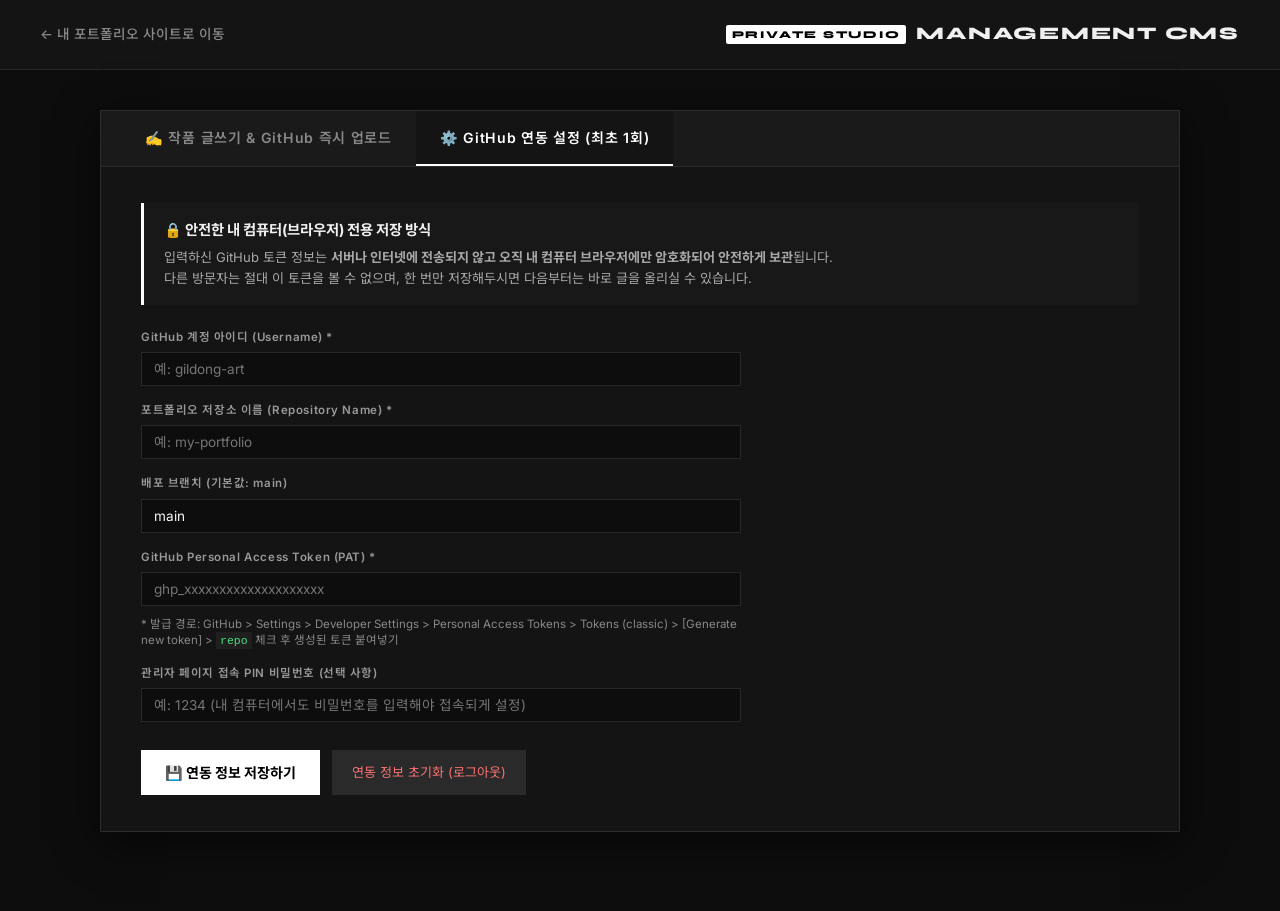
<file: admin.html>
<!DOCTYPE html>
<html lang="ko">
<head>
  <meta charset="UTF-8">
  <meta name="viewport" content="width=device-width, initial-scale=1.0">
  <title>STUDIO CMS | 관리자 글쓰기 스튜디오</title>
  
  <!-- 검색 엔진에 관리자 페이지가 색인되지 않도록 noindex 설정 -->
  <meta name="robots" content="noindex, nofollow">

  <!-- 웹폰트 -->
  <link rel="preconnect" href="https://fonts.googleapis.com">
  <link rel="preconnect" href="https://fonts.gstatic.com" crossorigin>
  <link href="https://fonts.googleapis.com/css2?family=Inter:wght@300;400;500;600;700&family=Syne:wght@600;700;800&family=Noto+Sans+KR:wght@300;400;500;700&display=swap" rel="stylesheet">
  
  <link rel="stylesheet" href="style.css">
  <style>
    /* admin.html 전용 독립 레이아웃 스타일 */
    body.admin-page-body {
      background-color: #0d0d0d;
      color: #f0f0f0;
      min-height: 100vh;
      display: flex;
      flex-direction: column;
    }

    .admin-standalone-header {
      height: 70px;
      padding: 0 40px;
      background: #141414;
      border-bottom: 1px solid rgba(255, 255, 255, 0.08);
      display: flex;
      justify-content: space-between;
      align-items: center;
    }

    .back-to-site-link {
      font-size: 0.85rem;
      font-weight: 500;
      color: #888888;
      display: flex;
      align-items: center;
      gap: 6px;
      transition: color 0.2s;
    }
    .back-to-site-link:hover {
      color: #ffffff;
    }

    .admin-header-title {
      font-family: var(--font-display);
      font-size: 1.1rem;
      font-weight: 800;
      letter-spacing: 0.1em;
      display: flex;
      align-items: center;
      gap: 10px;
    }

    .admin-header-title span.badge {
      background: #ffffff;
      color: #000000;
      font-size: 0.65rem;
      padding: 2px 6px;
      border-radius: 2px;
      font-weight: 800;
    }

    .admin-standalone-container {
      max-width: 1080px;
      width: 95%;
      margin: 40px auto 80px;
      background: #141414;
      border: 1px solid rgba(255, 255, 255, 0.1);
      box-shadow: 0 10px 40px rgba(0, 0, 0, 0.6);
      overflow: hidden;
    }

    .admin-nav-tabs {
      display: flex;
      background: #1a1a1a;
      border-bottom: 1px solid rgba(255, 255, 255, 0.08);
      padding: 0 20px;
    }

    .tab-btn {
      padding: 16px 24px;
      font-size: 0.88rem;
      font-weight: 600;
      letter-spacing: 0.05em;
      color: #888888;
      border-bottom: 2px solid transparent;
      transition: all 0.2s;
      cursor: pointer;
    }

    .tab-btn:hover {
      color: #ffffff;
    }

    .tab-btn.active {
      color: #ffffff;
      border-bottom-color: #ffffff;
      background: #141414;
    }

    .admin-panel-content {
      padding: 36px 40px;
    }

    @media (max-width: 768px) {
      .admin-standalone-header {
        padding: 0 20px;
      }
      .admin-standalone-container {
        margin: 20px auto 40px;
      }
      .admin-panel-content {
        padding: 20px;
      }
    }
  </style>
</head>
<body class="admin-page-body">

  <!-- 상단 네비게이션 헤더 -->
  <header class="admin-standalone-header">
    <a href="index.html" class="back-to-site-link">
      ← 내 포트폴리오 사이트로 이동
    </a>

    <div class="admin-header-title">
      <span class="badge">PRIVATE STUDIO</span>
      <span>MANAGEMENT CMS</span>
    </div>
  </header>

  <!-- 메인 작업 컨테이너 -->
  <main class="admin-standalone-container">
    
    <!-- 탭 네비게이션 -->
    <div class="admin-nav-tabs">
      <button class="tab-btn active" id="admin-tab-write">✍️ 작품 글쓰기 & GitHub 즉시 업로드</button>
      <button class="tab-btn" id="admin-tab-settings">⚙️ GitHub 연동 설정 (최초 1회)</button>
    </div>

    <!-- 탭 본문 영역 -->
    <div class="admin-panel-content">
      
      <!-- 패널 1: 작품 글쓰기 & 업로드 -->
      <section class="admin-panel" id="admin-panel-write">
        <form id="admin-publish-form" class="cms-form">
          <div class="cms-form-grid">
            
            <!-- 왼쪽: 텍스트 정보 입력 -->
            <div class="cms-col">
              <div class="form-group">
                <label for="cms-title">작품 제목 (Title) *</label>
                <input type="text" id="cms-title" placeholder="예: NEON SHADOWS EP.01" required>
              </div>

              <div class="form-row">
                <div class="form-group">
                  <label for="cms-category">카테고리 *</label>
                  <select id="cms-category">
                    <option value="webtoon">WEBTOON</option>
                    <option value="illustration">ILLUSTRATION</option>
                    <option value="works">WORKS</option>
                    <option value="oc">OC</option>
                  </select>
                </div>
                <div class="form-group">
                  <label for="cms-year">연도</label>
                  <input type="text" id="cms-year" value="2025">
                </div>
              </div>

              <div class="form-row">
                <div class="form-group">
                  <label for="cms-role">나의 역할 / 기여도</label>
                  <input type="text" id="cms-role" placeholder="예: Story, Drawing, Color 100%">
                </div>
                <div class="form-group">
                  <label for="cms-tools">사용 툴</label>
                  <input type="text" id="cms-tools" placeholder="예: Clip Studio Paint, Photoshop">
                </div>
              </div>

              <div class="form-group">
                <label for="cms-client">클라이언트 / 성격</label>
                <input type="text" id="cms-client" placeholder="예: 오리지널 기획 연재작">
              </div>

              <div class="form-group">
                <label for="cms-synopsis">기획 의도 및 시놉시스</label>
                <textarea id="cms-synopsis" rows="4" placeholder="작품의 스토리, 배경, 연출 의도를 자유롭게 작성하세요."></textarea>
              </div>

              <div class="form-group">
                <label class="checkbox-label">
                  <input type="checkbox" id="cms-wide"> 메인 갤러리 와이드(2칸) 강조 카드로 등록
                </label>
              </div>
              
              <input type="hidden" id="cms-id">
            </div>

            <!-- 오른쪽: 사진 파일 첨부 및 미리보기 -->
            <div class="cms-col">
              <div class="file-upload-block">
                <label class="upload-label">
                  <span>📷 대표 썸네일 이미지 선택 *</span>
                  <small>내 컴퓨터에서 사진을 선택하세요 (jpg, png, webp)</small>
                </label>
                <input type="file" id="cms-thumbnail-input" accept="image/*" class="file-input" required>
                <div class="preview-box" id="cms-thumb-preview">
                  <span class="preview-placeholder">선택된 썸네일 없음</span>
                </div>
              </div>

              <div class="file-upload-block" style="margin-top: 24px;">
                <label class="upload-label">
                  <span>🖼️ 상세 뷰 세로 스크롤 이미지들 (다중 선택 가능)</span>
                  <small>작품 클릭 시 보여줄 고화질 컷들을 여러 장 선택하세요</small>
                </label>
                <input type="file" id="cms-gallery-input" accept="image/*" multiple class="file-input">
                <div class="preview-box gallery-preview-box" id="cms-gallery-preview">
                  <span class="preview-placeholder">선택된 상세 이미지 없음</span>
                </div>
              </div>
            </div>

          </div>

          <!-- 진행 상태 표시 -->
          <div class="cms-status hidden" id="cms-status-wrap">
            <p class="status-msg" id="cms-status-text">업로드 준비 중...</p>
          </div>

          <!-- 발행 버튼 -->
          <div class="cms-actions">
            <button type="submit" class="publish-btn">
              🚀 GitHub에 즉시 업로드 & 포트폴리오 발행하기
            </button>
          </div>
        </form>
      </section>

      <!-- 패널 2: GitHub 연동 설정 -->
      <section class="admin-panel hidden" id="admin-panel-settings">
        <div class="settings-guide">
          <h3>🔒 안전한 내 컴퓨터(브라우저) 전용 저장 방식</h3>
          <p>
            입력하신 GitHub 토큰 정보는 <strong>서버나 인터넷에 전송되지 않고 오직 내 컴퓨터 브라우저에만 암호화되어 안전하게 보관</strong>됩니다.<br>
            다른 방문자는 절대 이 토큰을 볼 수 없으며, 한 번만 저장해두시면 다음부터는 바로 글을 올리실 수 있습니다.
          </p>
        </div>

        <form id="admin-auth-form" class="auth-form">
          <div class="form-group">
            <label for="auth-owner">GitHub 계정 아이디 (Username) *</label>
            <input type="text" id="auth-owner" placeholder="예: gildong-art" required>
          </div>

          <div class="form-group">
            <label for="auth-repo">포트폴리오 저장소 이름 (Repository Name) *</label>
            <input type="text" id="auth-repo" placeholder="예: my-portfolio" required>
          </div>

          <div class="form-group">
            <label for="auth-branch">배포 브랜치 (기본값: main)</label>
            <input type="text" id="auth-branch" value="main">
          </div>

          <div class="form-group">
            <label for="auth-token">GitHub Personal Access Token (PAT) *</label>
            <input type="password" id="auth-token" placeholder="ghp_xxxxxxxxxxxxxxxxxxxx" required>
            <small class="token-guide">
              * 발급 경로: GitHub &gt; Settings &gt; Developer Settings &gt; Personal Access Tokens &gt; Tokens (classic) &gt; [Generate new token] &gt; <code>repo</code> 체크 후 생성된 토큰 붙여넣기
            </small>
          </div>

          <div class="form-group">
            <label for="auth-pin">관리자 페이지 접속 PIN 비밀번호 (선택 사항)</label>
            <input type="password" id="auth-pin" placeholder="예: 1234 (내 컴퓨터에서도 비밀번호를 입력해야 접속되게 설정)">
          </div>

          <div class="settings-actions">
            <button type="submit" class="save-settings-btn">💾 연동 정보 저장하기</button>
            <button type="button" class="logout-btn" id="admin-logout-btn">연동 정보 초기화 (로그아웃)</button>
          </div>
        </form>
      </section>

    </div>

  </main>

  <script src="admin.js"></script>
</body>
</html>
</file>
<file: style.css>
/* ==========================================================================
   STUDIO MIEL | Alberto Mielgo Style Minimalist Dark Portfolio
   Designed for GitHub Pages Deployment
   ========================================================================== */

/* 1. 디자인 시스템 토큰 & 리셋
   ========================================================================== */
:root {
  /* 다크/모노톤 컬러 팔레트 */
  --bg-main: #0a0a0a;
  --bg-surface: #121212;
  --bg-card: #161616;
  --bg-overlay: rgba(10, 10, 10, 0.88);
  
  --text-primary: #f5f5f5;
  --text-secondary: #999999;
  --text-muted: #555555;
  --text-inverse: #0a0a0a;

  --border-subtle: rgba(255, 255, 255, 0.08);
  --border-medium: rgba(255, 255, 255, 0.16);
  --accent-white: #ffffff;

  /* 타이포그래피 */
  --font-display: 'Syne', 'Inter', -apple-system, BlinkMacSystemFont, 'Noto Sans KR', sans-serif;
  --font-body: 'Inter', -apple-system, BlinkMacSystemFont, 'Noto Sans KR', sans-serif;

  /* 여백 & 트랜지션 */
  --header-height: 72px;
  --trans-fast: 0.2s cubic-bezier(0.16, 1, 0.3, 1);
  --trans-smooth: 0.4s cubic-bezier(0.16, 1, 0.3, 1);
  --trans-slow: 0.6s cubic-bezier(0.16, 1, 0.3, 1);
}

*, *::before, *::after {
  box-sizing: border-box;
  margin: 0;
  padding: 0;
}

html {
  font-size: 16px;
  background-color: var(--bg-main);
  color: var(--text-primary);
  font-family: var(--font-body);
  scroll-behavior: smooth;
  -webkit-font-smoothing: antialiased;
  -moz-osx-font-smoothing: grayscale;
}

body {
  min-height: 100vh;
  background-color: var(--bg-main);
  color: var(--text-primary);
  line-height: 1.5;
  overflow-x: hidden;
}

body.modal-open {
  overflow: hidden;
}

img {
  max-width: 100%;
  height: auto;
  display: block;
}

a {
  color: inherit;
  text-decoration: none;
}

button {
  background: none;
  border: none;
  font: inherit;
  color: inherit;
  cursor: pointer;
}

/* 유틸리티 */
.hidden {
  display: none !important;
}

/* 커스텀 스크롤바 */
::-webkit-scrollbar {
  width: 6px;
}
::-webkit-scrollbar-track {
  background: var(--bg-main);
}
::-webkit-scrollbar-thumb {
  background: #2a2a2a;
}
::-webkit-scrollbar-thumb:hover {
  background: #444444;
}


/* 2. 상단 헤더 & 네비게이션
   ========================================================================== */
.site-header {
  position: fixed;
  top: 0;
  left: 0;
  width: 100%;
  height: var(--header-height);
  z-index: 1000;
  background: rgba(10, 10, 10, 0.85);
  backdrop-filter: blur(16px);
  -webkit-backdrop-filter: blur(16px);
  border-bottom: 1px solid var(--border-subtle);
  transition: transform var(--trans-smooth), background-color var(--trans-smooth);
}

.header-inner {
  max-width: 1800px;
  margin: 0 auto;
  height: 100%;
  padding: 0 32px;
  display: flex;
  align-items: center;
  justify-content: space-between;
}

/* 브랜드 로고 */
.brand-logo {
  display: flex;
  flex-direction: column;
  gap: 2px;
}

.logo-name {
  font-family: var(--font-display);
  font-weight: 800;
  font-size: 1.15rem;
  letter-spacing: 0.15em;
  color: var(--text-primary);
  line-height: 1;
  transition: opacity var(--trans-fast);
}

.logo-role {
  font-size: 0.65rem;
  font-weight: 500;
  letter-spacing: 0.2em;
  color: var(--text-muted);
}

.brand-logo:hover .logo-name {
  opacity: 0.75;
}

/* 네비게이션 리스트 */
.main-nav {
  display: block;
}

.nav-list {
  display: flex;
  align-items: center;
  list-style: none;
  gap: 28px;
}

.nav-item-separator {
  color: var(--border-medium);
  font-size: 0.8rem;
  user-select: none;
}

.nav-btn {
  position: relative;
  font-family: var(--font-body);
  font-size: 0.8rem;
  font-weight: 500;
  letter-spacing: 0.18em;
  color: var(--text-secondary);
  padding: 8px 0;
  transition: color var(--trans-fast);
}

.nav-btn::after {
  content: '';
  position: absolute;
  bottom: 0;
  left: 0;
  width: 0;
  height: 1.5px;
  background-color: var(--accent-white);
  transition: width var(--trans-smooth);
}

.nav-btn:hover {
  color: var(--text-primary);
}

.nav-btn.active {
  color: var(--accent-white);
  font-weight: 600;
}

.nav-btn.active::after {
  width: 100%;
}

.nav-btn-about {
  color: var(--text-primary);
  font-weight: 600;
}

/* 모바일 햄버거 토글 (데스크톱 숨김) */
.menu-toggle {
  display: none;
  flex-direction: column;
  justify-content: center;
  gap: 6px;
  width: 32px;
  height: 32px;
  padding: 4px;
}

.menu-line {
  display: block;
  width: 100%;
  height: 1.5px;
  background-color: var(--text-primary);
  transition: transform var(--trans-smooth), opacity var(--trans-smooth);
}

.menu-toggle.active .top {
  transform: translateY(3.75px) rotate(45deg);
}

.menu-toggle.active .bottom {
  transform: translateY(-3.75px) rotate(-45deg);
}


/* 3. 메인 콘텐츠 래퍼
   ========================================================================== */
.site-main {
  padding-top: var(--header-height);
  min-height: calc(100vh - 80px);
}


/* 4. 갤러리 섹션 (Alberto Mielgo Full-Bleed Grid)
   ========================================================================== */
.gallery-section {
  width: 100%;
  padding: 4px 4px 40px 4px; /* 알베르토 미엘고 특유의 초근접 타이트 여백 */
  max-width: 1920px;
  margin: 0 auto;
}

.gallery-grid {
  display: grid;
  grid-template-columns: repeat(3, 1fr);
  gap: 4px; /* 타일 사이의 얇고 감각적인 절제된 갭 */
}

/* 갤러리 카드 아이템 */
.project-card {
  position: relative;
  background-color: var(--bg-card);
  aspect-ratio: 16 / 10;
  overflow: hidden;
  cursor: pointer;
}

/* 와이드 강조형 카드 (2칸 차지) */
.project-card.featured-wide {
  grid-column: span 2;
  aspect-ratio: 32 / 10;
}

/* 썸네일 래퍼 & 이미지 */
.card-media {
  width: 100%;
  height: 100%;
  overflow: hidden;
}

.card-img {
  width: 100%;
  height: 100%;
  object-fit: cover;
  transform: scale(1);
  transition: transform var(--trans-slow), filter var(--trans-smooth);
  filter: brightness(0.92) contrast(1.05);
}

/* 호버 오버레이 */
.card-overlay {
  position: absolute;
  inset: 0;
  background: linear-gradient(
    to top,
    rgba(10, 10, 10, 0.95) 0%,
    rgba(10, 10, 10, 0.4) 45%,
    rgba(10, 10, 10, 0.05) 100%
  );
  opacity: 0;
  display: flex;
  flex-direction: column;
  justify-content: flex-end;
  padding: 24px 28px;
  transition: opacity var(--trans-smooth);
}

.card-meta-top {
  position: absolute;
  top: 20px;
  left: 24px;
  right: 24px;
  display: flex;
  justify-content: space-between;
  font-size: 0.7rem;
  letter-spacing: 0.2em;
  color: var(--text-secondary);
  text-transform: uppercase;
}

.card-info {
  transform: translateY(12px);
  transition: transform var(--trans-smooth);
}

.card-category {
  display: inline-block;
  font-size: 0.72rem;
  font-weight: 600;
  letter-spacing: 0.2em;
  color: var(--accent-white);
  text-transform: uppercase;
  margin-bottom: 6px;
  opacity: 0.8;
}

.card-title {
  font-family: var(--font-display);
  font-size: 1.4rem;
  font-weight: 700;
  letter-spacing: 0.04em;
  color: var(--text-primary);
  line-height: 1.2;
  margin-bottom: 6px;
}

.card-desc {
  font-size: 0.8rem;
  color: var(--text-secondary);
  line-height: 1.4;
  display: -webkit-box;
  -webkit-line-clamp: 2;
  -webkit-box-orient: vertical;
  overflow: hidden;
}

/* 호버 시 인터랙션 */
.project-card:hover .card-img {
  transform: scale(1.04);
  filter: brightness(1.05) contrast(1.1);
}

.project-card:hover .card-overlay {
  opacity: 1;
}

.project-card:hover .card-info {
  transform: translateY(0);
}

/* 카드 페이드인/아웃 애니메이션 (카테고리 필터링 시) */
.project-card.fade-in {
  animation: cardFadeIn 0.45s ease forwards;
}

@keyframes cardFadeIn {
  from {
    opacity: 0;
    transform: translateY(12px);
  }
  to {
    opacity: 1;
    transform: translateY(0);
  }
}

/* 빈 상태 안내 */
.empty-state {
  text-align: center;
  padding: 120px 20px;
  color: var(--text-muted);
  font-size: 0.95rem;
  letter-spacing: 0.1em;
}


/* 5. ABOUT 섹션 (Alberto Mielgo Editorial Profile)
   ========================================================================== */
.about-section {
  max-width: 1400px;
  margin: 0 auto;
  padding: 80px 40px 120px;
  animation: cardFadeIn 0.5s ease forwards;
}

.about-hero {
  border-bottom: 1px solid var(--border-subtle);
  padding-bottom: 60px;
  margin-bottom: 60px;
}

.section-tag {
  display: block;
  font-size: 0.75rem;
  font-weight: 600;
  letter-spacing: 0.25em;
  color: var(--text-secondary);
  margin-bottom: 20px;
}

.about-title {
  font-family: var(--font-display);
  font-size: clamp(2rem, 4.5vw, 3.8rem);
  font-weight: 800;
  line-height: 1.1;
  letter-spacing: -0.01em;
  color: var(--text-primary);
  margin-bottom: 32px;
}

.about-lead {
  font-size: 1.15rem;
  line-height: 1.8;
  color: #c5c5c5;
  max-width: 860px;
  font-weight: 300;
  word-break: keep-all;
}

/* 2컬럼 레이아웃 */
.about-grid {
  display: grid;
  grid-template-columns: 1.2fr 0.8fr;
  gap: 80px;
}

.about-block {
  margin-bottom: 56px;
}

.block-title {
  font-family: var(--font-display);
  font-size: 0.9rem;
  font-weight: 700;
  letter-spacing: 0.25em;
  color: var(--text-muted);
  text-transform: uppercase;
  margin-bottom: 28px;
  padding-bottom: 12px;
  border-bottom: 1px solid var(--border-subtle);
}

/* 경력 리스트 */
.experience-list {
  list-style: none;
  display: flex;
  flex-direction: column;
  gap: 28px;
}

.experience-list li {
  display: flex;
  flex-direction: column;
  gap: 4px;
}

.exp-year {
  font-size: 0.75rem;
  font-weight: 600;
  letter-spacing: 0.15em;
  color: var(--text-secondary);
}

.exp-role {
  font-size: 1.05rem;
  font-weight: 600;
  color: var(--text-primary);
}

.exp-client {
  font-size: 0.88rem;
  color: var(--text-muted);
}

/* 스킬 & 툴 */
.skills-wrap {
  display: flex;
  flex-direction: column;
  gap: 24px;
}

.skill-label {
  display: block;
  font-size: 0.8rem;
  font-weight: 600;
  letter-spacing: 0.1em;
  color: var(--text-primary);
  margin-bottom: 4px;
}

.skill-desc {
  font-size: 0.9rem;
  color: var(--text-secondary);
  line-height: 1.6;
}

/* 프로필 이미지 */
.profile-image-wrap {
  margin-bottom: 40px;
}

.profile-img {
  width: 100%;
  aspect-ratio: 4 / 5;
  object-fit: cover;
  filter: grayscale(85%) contrast(1.1);
  transition: filter var(--trans-smooth);
}

.profile-img:hover {
  filter: grayscale(0%) contrast(1.05);
}

.image-caption {
  display: block;
  font-size: 0.7rem;
  letter-spacing: 0.2em;
  color: var(--text-muted);
  margin-top: 10px;
}

/* 컨택트 & SNS */
.contact-sub {
  font-size: 0.92rem;
  color: var(--text-secondary);
  line-height: 1.6;
  margin-bottom: 24px;
  word-break: keep-all;
}

.contact-email {
  display: inline-flex;
  align-items: center;
  gap: 8px;
  font-family: var(--font-display);
  font-size: 1.25rem;
  font-weight: 700;
  color: var(--text-primary);
  margin-bottom: 32px;
  padding-bottom: 4px;
  border-bottom: 2px solid var(--accent-white);
  transition: opacity var(--trans-fast);
}

.contact-email:hover {
  opacity: 0.7;
}

.arrow-icon {
  font-size: 1.1rem;
  transition: transform var(--trans-fast);
}

.contact-email:hover .arrow-icon {
  transform: translate(3px, -3px);
}

.social-links {
  display: flex;
  flex-wrap: wrap;
  gap: 16px 24px;
}

.social-link {
  font-size: 0.8rem;
  font-weight: 600;
  letter-spacing: 0.15em;
  color: var(--text-secondary);
  transition: color var(--trans-fast);
}

.social-link:hover {
  color: var(--text-primary);
}


/* 6. 상세 프로젝트 모달 (Alberto Mielgo Fullscreen Style)
   ========================================================================== */
.project-modal {
  position: fixed;
  inset: 0;
  z-index: 2000;
  display: flex;
  justify-content: center;
  align-items: flex-start;
  opacity: 0;
  visibility: hidden;
  transition: opacity var(--trans-smooth), visibility var(--trans-smooth);
}

.project-modal.active {
  opacity: 1;
  visibility: visible;
}

/* 백드롭 */
.modal-backdrop {
  position: absolute;
  inset: 0;
  background-color: rgba(5, 5, 5, 0.92);
  backdrop-filter: blur(20px);
  -webkit-backdrop-filter: blur(20px);
  cursor: pointer;
}

/* 모달 컨테이너 */
.modal-container {
  position: relative;
  width: 100%;
  height: 100vh;
  max-width: 1600px;
  background-color: var(--bg-main);
  display: flex;
  flex-direction: column;
  z-index: 10;
  box-shadow: 0 0 50px rgba(0, 0, 0, 0.8);
  overflow: hidden;
  transform: translateY(20px);
  transition: transform var(--trans-smooth);
}

.project-modal.active .modal-container {
  transform: translateY(0);
}

/* 모달 상단 고정 헤더 */
.modal-header {
  height: 64px;
  padding: 0 32px;
  display: flex;
  align-items: center;
  justify-content: space-between;
  border-bottom: 1px solid var(--border-subtle);
  background: rgba(10, 10, 10, 0.9);
  backdrop-filter: blur(12px);
  z-index: 20;
}

.modal-header-meta {
  display: flex;
  align-items: center;
  gap: 16px;
}

.modal-header-category {
  font-size: 0.72rem;
  font-weight: 700;
  letter-spacing: 0.2em;
  color: var(--text-muted);
  text-transform: uppercase;
}

.modal-header-title {
  font-family: var(--font-display);
  font-size: 0.95rem;
  font-weight: 600;
  letter-spacing: 0.08em;
  color: var(--text-primary);
}

.modal-header-actions {
  display: flex;
  align-items: center;
  gap: 24px;
}

.modal-hint {
  font-size: 0.7rem;
  letter-spacing: 0.18em;
  color: var(--text-muted);
}

.modal-close-btn {
  font-size: 0.8rem;
  font-weight: 600;
  letter-spacing: 0.2em;
  color: var(--text-secondary);
  padding: 8px 12px;
  transition: color var(--trans-fast), transform var(--trans-fast);
}

.modal-close-btn:hover {
  color: var(--accent-white);
  transform: scale(1.05);
}

/* 모달 스크롤 콘텐츠 바디 */
.modal-body {
  flex: 1;
  overflow-y: auto;
  padding: 60px 48px 100px;
  scroll-behavior: smooth;
}

/* 프로젝트 메타데이터 섹션 */
.modal-meta-section {
  max-width: 1200px;
  margin: 0 auto 60px;
}

.main-title-row {
  display: flex;
  justify-content: space-between;
  align-items: flex-end;
  border-bottom: 1px solid var(--border-subtle);
  padding-bottom: 24px;
  margin-bottom: 36px;
}

.modal-detail-title {
  font-family: var(--font-display);
  font-size: clamp(2rem, 4vw, 3.5rem);
  font-weight: 800;
  letter-spacing: -0.01em;
  color: var(--text-primary);
  line-height: 1.1;
}

.modal-detail-year {
  font-size: 1.2rem;
  font-weight: 300;
  letter-spacing: 0.1em;
  color: var(--text-muted);
}

/* 4열 스펙 그리드 */
.meta-specs-grid {
  display: grid;
  grid-template-columns: repeat(4, 1fr);
  gap: 24px;
  margin-bottom: 40px;
}

.spec-item {
  display: flex;
  flex-direction: column;
  gap: 6px;
}

.spec-label {
  font-size: 0.68rem;
  font-weight: 700;
  letter-spacing: 0.2em;
  color: var(--text-muted);
}

.spec-value {
  font-size: 0.92rem;
  font-weight: 500;
  color: var(--text-primary);
  line-height: 1.4;
}

/* 시놉시스 및 기획 배경 */
.modal-synopsis {
  background: var(--bg-surface);
  padding: 32px;
  border-left: 2px solid var(--accent-white);
}

.synopsis-label {
  font-size: 0.72rem;
  font-weight: 700;
  letter-spacing: 0.25em;
  color: var(--text-secondary);
  margin-bottom: 12px;
}

.synopsis-text {
  font-size: 1.05rem;
  line-height: 1.8;
  color: #dddddd;
  word-break: keep-all;
  white-space: pre-line;
}

/* 세로 스크롤 대형 이미지 스트림 */
.modal-images-stream {
  max-width: 1400px;
  margin: 0 auto 80px;
  display: flex;
  flex-direction: column;
  gap: 32px;
}

.stream-item {
  width: 100%;
  background: var(--bg-card);
}

.stream-img {
  width: 100%;
  height: auto;
  display: block;
  object-fit: cover;
}

.stream-caption {
  padding: 12px 16px;
  font-size: 0.75rem;
  letter-spacing: 0.15em;
  color: var(--text-muted);
  text-transform: uppercase;
  border-bottom: 1px solid var(--border-subtle);
}

/* 하단 이전/다음 페이지네이션 */
.modal-pagination {
  max-width: 1200px;
  margin: 0 auto;
  display: flex;
  justify-content: space-between;
  align-items: center;
  padding-top: 40px;
  border-top: 1px solid var(--border-subtle);
}

.pag-btn {
  display: flex;
  align-items: center;
  gap: 16px;
  padding: 12px 20px;
  transition: opacity var(--trans-fast), transform var(--trans-fast);
}

.pag-btn:hover {
  opacity: 0.7;
}

.prev-btn:hover {
  transform: translateX(-4px);
}

.next-btn:hover {
  transform: translateX(4px);
}

.pag-arrow {
  font-size: 1.4rem;
  color: var(--text-secondary);
}

.pag-text {
  display: flex;
  flex-direction: column;
  text-align: left;
}

.pag-text.align-right {
  text-align: right;
}

.pag-sub {
  font-size: 0.68rem;
  font-weight: 700;
  letter-spacing: 0.2em;
  color: var(--text-muted);
}

.pag-title {
  font-family: var(--font-display);
  font-size: 1.1rem;
  font-weight: 700;
  letter-spacing: 0.04em;
  color: var(--text-primary);
}


/* 7. 푸터
   ========================================================================== */
.site-footer {
  border-top: 1px solid var(--border-subtle);
  padding: 32px 0;
  margin-top: 40px;
}

.footer-inner {
  max-width: 1800px;
  margin: 0 auto;
  padding: 0 32px;
  display: flex;
  justify-content: space-between;
  align-items: center;
  font-size: 0.75rem;
  letter-spacing: 0.12em;
  color: var(--text-muted);
}

.footer-note {
  font-size: 0.7rem;
  letter-spacing: 0.15em;
  opacity: 0.7;
}


/* 8. 반응형 미디어 쿼리
   ========================================================================== */
@media (max-width: 1200px) {
  .gallery-grid {
    grid-template-columns: repeat(2, 1fr);
  }
  .project-card.featured-wide {
    grid-column: span 2;
    aspect-ratio: 16 / 9;
  }
  .about-grid {
    grid-template-columns: 1fr;
    gap: 50px;
  }
  .about-aside {
    order: -1;
  }
  .profile-image-wrap {
    max-width: 480px;
  }
  .meta-specs-grid {
    grid-template-columns: repeat(2, 1fr);
  }
}

@media (max-width: 768px) {
  :root {
    --header-height: 64px;
  }

  .header-inner {
    padding: 0 20px;
  }

  .menu-toggle {
    display: flex;
  }

  /* 모바일 네비게이션 드롭다운 */
  .main-nav {
    position: fixed;
    top: var(--header-height);
    left: 0;
    width: 100%;
    background-color: rgba(10, 10, 10, 0.98);
    backdrop-filter: blur(20px);
    border-bottom: 1px solid var(--border-subtle);
    padding: 24px 20px;
    transform: translateY(-120%);
    transition: transform var(--trans-smooth);
  }

  .main-nav.open {
    transform: translateY(0);
  }

  .nav-list {
    flex-direction: column;
    align-items: flex-start;
    gap: 18px;
  }

  .nav-item-separator {
    display: none;
  }

  .nav-btn {
    font-size: 1.1rem;
    letter-spacing: 0.15em;
  }

  /* 갤러리 단일 열 전환 */
  .gallery-grid {
    grid-template-columns: 1fr;
    gap: 4px;
  }

  .project-card,
  .project-card.featured-wide {
    grid-column: span 1;
    aspect-ratio: 16 / 10;
  }

  /* 모바일에서는 오버레이 항상 살짝 노출 또는 탭 시 반응 */
  .card-overlay {
    opacity: 1;
    background: linear-gradient(
      to top,
      rgba(10, 10, 10, 0.9) 0%,
      rgba(10, 10, 10, 0.2) 60%,
      transparent 100%
    );
  }

  .card-info {
    transform: translateY(0);
  }

  .card-title {
    font-size: 1.2rem;
  }

  /* 모달 모바일 스타일 */
  .modal-header {
    padding: 0 16px;
  }

  .modal-hint {
    display: none;
  }

  .modal-body {
    padding: 32px 16px 80px;
  }

  .main-title-row {
    flex-direction: column;
    align-items: flex-start;
    gap: 8px;
  }

  .meta-specs-grid {
    grid-template-columns: 1fr;
    gap: 16px;
  }

  .modal-synopsis {
    padding: 20px;
  }

  .modal-pagination {
    flex-direction: column;
    gap: 20px;
  }

  .prev-btn, .next-btn {
    width: 100%;
    justify-content: space-between;
  }

  .about-section {
    padding: 40px 20px 80px;
  }

  .footer-inner {
    flex-direction: column;
    gap: 12px;
    text-align: center;
  }
}


/* ==========================================================================
   9. 포스트 추가 도우미 (Admin Helper Modal)
   ========================================================================== */
.admin-helper-trigger {
  position: fixed;
  bottom: 24px;
  right: 24px;
  z-index: 999;
}

.helper-btn {
  background: rgba(24, 24, 24, 0.85);
  border: 1px solid var(--border-medium);
  backdrop-filter: blur(10px);
  color: var(--text-secondary);
  padding: 8px 14px;
  border-radius: 999px;
  display: flex;
  align-items: center;
  gap: 8px;
  font-size: 0.75rem;
  font-weight: 500;
  letter-spacing: 0.05em;
  box-shadow: 0 4px 16px rgba(0, 0, 0, 0.4);
  transition: all var(--trans-fast);
}

.helper-btn:hover {
  background: var(--text-primary);
  color: var(--text-inverse);
  border-color: var(--text-primary);
  transform: translateY(-2px);
}

.helper-modal {
  position: fixed;
  inset: 0;
  z-index: 3000;
  display: flex;
  justify-content: center;
  align-items: center;
  opacity: 0;
  visibility: hidden;
  transition: opacity var(--trans-fast), visibility var(--trans-fast);
}

.helper-modal.active {
  opacity: 1;
  visibility: visible;
}

.helper-modal-backdrop {
  position: absolute;
  inset: 0;
  background: rgba(0, 0, 0, 0.85);
  backdrop-filter: blur(8px);
}

.helper-modal-content {
  position: relative;
  z-index: 10;
  width: 90%;
  max-width: 640px;
  max-height: 88vh;
  background: #141414;
  border: 1px solid var(--border-medium);
  display: flex;
  flex-direction: column;
  overflow: hidden;
}

.helper-modal-header {
  padding: 16px 24px;
  display: flex;
  justify-content: space-between;
  align-items: center;
  border-bottom: 1px solid var(--border-subtle);
  background: #181818;
}

.helper-title {
  font-size: 0.95rem;
  font-weight: 600;
  letter-spacing: 0.05em;
}

.helper-close-btn {
  font-size: 1.4rem;
  line-height: 1;
  color: var(--text-muted);
  transition: color var(--trans-fast);
}

.helper-close-btn:hover {
  color: var(--text-primary);
}

.helper-modal-body {
  padding: 24px;
  overflow-y: auto;
}

.helper-guide {
  font-size: 0.82rem;
  color: #a0a0a0;
  line-height: 1.6;
  margin-bottom: 20px;
  background: #1c1c1c;
  padding: 12px 16px;
  border-left: 2px solid var(--accent-white);
}

.helper-form {
  display: flex;
  flex-direction: column;
  gap: 14px;
}

.form-row {
  display: grid;
  grid-template-columns: 1fr 1fr;
  gap: 14px;
}

.form-group {
  display: flex;
  flex-direction: column;
  gap: 6px;
}

.form-group label {
  font-size: 0.72rem;
  font-weight: 600;
  letter-spacing: 0.05em;
  color: var(--text-secondary);
}

.form-group input,
.form-group select,
.form-group textarea {
  width: 100%;
  background: #0d0d0d;
  border: 1px solid #282828;
  color: var(--text-primary);
  font-family: inherit;
  font-size: 0.85rem;
  padding: 8px 12px;
  transition: border-color var(--trans-fast);
}

.form-group input:focus,
.form-group select:focus,
.form-group textarea:focus {
  outline: none;
  border-color: #666666;
}

.checkbox-label {
  display: flex;
  align-items: center;
  gap: 8px;
  font-size: 0.75rem;
  color: var(--text-secondary);
  cursor: pointer;
}

.generate-btn {
  background: var(--text-primary);
  color: var(--text-inverse);
  padding: 12px 20px;
  font-weight: 600;
  font-size: 0.85rem;
  letter-spacing: 0.08em;
  cursor: pointer;
  margin-top: 10px;
  transition: opacity var(--trans-fast);
}

.generate-btn:hover {
  opacity: 0.85;
}

.generated-output {
  margin-top: 20px;
  background: #0d0d0d;
  border: 1px solid #282828;
  padding: 16px;
}

.output-label {
  display: block;
  font-size: 0.75rem;
  font-weight: 600;
  color: #4ade80;
  margin-bottom: 8px;
}

.generated-output pre {
  max-height: 200px;
  overflow-y: auto;
  font-size: 0.75rem;
  color: #cccccc;
  line-height: 1.5;
  white-space: pre-wrap;
}


/* ==========================================================================
   10. 관리자 직접 업로드 CMS 모달 스타일
   ========================================================================== */
/* 푸터 자물쇠 버튼 */
.admin-lock-btn {
  font-size: 0.68rem;
  letter-spacing: 0.15em;
  color: var(--text-muted);
  padding: 4px 8px;
  border: 1px solid var(--border-subtle);
  border-radius: 4px;
  transition: all var(--trans-fast);
}

.admin-lock-btn:hover {
  color: var(--text-primary);
  border-color: var(--text-primary);
}

/* 관리자 모달 백드롭 */
.admin-cms-modal {
  position: fixed;
  inset: 0;
  z-index: 4000;
  display: flex;
  justify-content: center;
  align-items: center;
  opacity: 0;
  visibility: hidden;
  transition: opacity var(--trans-smooth), visibility var(--trans-smooth);
}

.admin-cms-modal.active {
  opacity: 1;
  visibility: visible;
}

.admin-cms-backdrop {
  position: absolute;
  inset: 0;
  background-color: rgba(5, 5, 5, 0.92);
  backdrop-filter: blur(16px);
}

/* 다이얼로그 박스 */
.admin-cms-dialog {
  position: relative;
  z-index: 10;
  width: 95%;
  max-width: 960px;
  max-height: 90vh;
  background-color: #121212;
  border: 1px solid var(--border-medium);
  display: flex;
  flex-direction: column;
  overflow: hidden;
  box-shadow: 0 10px 40px rgba(0, 0, 0, 0.8);
}

/* 헤더 */
.admin-cms-header {
  height: 64px;
  padding: 0 24px;
  display: flex;
  justify-content: space-between;
  align-items: center;
  background: #181818;
  border-bottom: 1px solid var(--border-subtle);
}

.admin-cms-title-wrap {
  display: flex;
  align-items: center;
  gap: 12px;
}

.admin-badge {
  background: #ffffff;
  color: #000000;
  font-size: 0.65rem;
  font-weight: 800;
  letter-spacing: 0.1em;
  padding: 2px 6px;
  border-radius: 2px;
}

.admin-cms-heading {
  font-family: var(--font-display);
  font-size: 1.05rem;
  font-weight: 700;
  letter-spacing: 0.05em;
  color: var(--text-primary);
}

.admin-cms-tabs {
  display: flex;
  align-items: center;
  gap: 8px;
}

.admin-tab-btn {
  font-size: 0.78rem;
  font-weight: 600;
  padding: 6px 14px;
  color: var(--text-secondary);
  border: 1px solid transparent;
  border-radius: 4px;
  transition: all var(--trans-fast);
}

.admin-tab-btn.active {
  color: var(--text-primary);
  background: #242424;
  border-color: var(--border-medium);
}

.admin-close-x {
  font-size: 1.6rem;
  line-height: 1;
  color: var(--text-muted);
  padding: 4px 8px;
  margin-left: 12px;
  transition: color var(--trans-fast);
}

.admin-close-x:hover {
  color: var(--text-primary);
}

/* 바디 */
.admin-cms-body {
  padding: 28px 32px;
  overflow-y: auto;
}

/* 폼 그리드 (좌측: 텍스트 / 우측: 사진) */
.cms-form-grid {
  display: grid;
  grid-template-columns: 1.2fr 1fr;
  gap: 28px;
}

.cms-col {
  display: flex;
  flex-direction: column;
  gap: 14px;
}

/* 파일 업로드 컴포넌트 */
.file-upload-block {
  display: flex;
  flex-direction: column;
  gap: 8px;
}

.upload-label span {
  display: block;
  font-size: 0.75rem;
  font-weight: 600;
  color: var(--text-primary);
}

.upload-label small {
  display: block;
  font-size: 0.7rem;
  color: var(--text-muted);
}

.file-input {
  background: #181818;
  border: 1px dashed var(--border-medium);
  padding: 10px;
  cursor: pointer;
}

.preview-box {
  min-height: 120px;
  background: #0a0a0a;
  border: 1px solid var(--border-subtle);
  display: flex;
  align-items: center;
  justify-content: center;
  overflow: hidden;
}

.gallery-preview-box {
  min-height: 90px;
  flex-wrap: wrap;
  justify-content: flex-start;
  padding: 6px;
}

.preview-placeholder {
  font-size: 0.75rem;
  color: var(--text-muted);
}

/* 발행 상태 & 버튼 */
.cms-status {
  margin-top: 20px;
  background: #181818;
  border: 1px solid var(--border-medium);
  padding: 14px 20px;
  border-radius: 4px;
}

.status-msg {
  font-size: 0.85rem;
  color: #e5e5e5;
  line-height: 1.5;
}

.cms-actions {
  margin-top: 24px;
}

.publish-btn {
  width: 100%;
  background: #ffffff;
  color: #000000;
  font-family: var(--font-display);
  font-size: 1rem;
  font-weight: 800;
  letter-spacing: 0.08em;
  padding: 16px 24px;
  cursor: pointer;
  transition: opacity var(--trans-fast), transform var(--trans-fast);
}

.publish-btn:hover {
  opacity: 0.88;
}

.publish-btn:disabled {
  opacity: 0.4;
  cursor: not-allowed;
}

/* 설정 탭 가이드 */
.settings-guide {
  background: #181818;
  border-left: 3px solid #ffffff;
  padding: 16px 20px;
  margin-bottom: 24px;
}

.settings-guide h3 {
  font-size: 0.9rem;
  margin-bottom: 6px;
}

.settings-guide p {
  font-size: 0.82rem;
  color: #a8a8a8;
  line-height: 1.6;
}

.auth-form {
  display: flex;
  flex-direction: column;
  gap: 16px;
  max-width: 600px;
}

.token-guide {
  display: block;
  font-size: 0.72rem;
  color: #888888;
  line-height: 1.4;
  margin-top: 4px;
}

.token-guide code {
  color: #4ade80;
  background: #1f1f1f;
  padding: 2px 4px;
}

.settings-actions {
  display: flex;
  gap: 12px;
  margin-top: 12px;
}

.save-settings-btn {
  background: #ffffff;
  color: #000000;
  font-weight: 700;
  font-size: 0.88rem;
  padding: 12px 24px;
  cursor: pointer;
}

.logout-btn {
  background: #2a2a2a;
  color: #f87171;
  font-size: 0.82rem;
  padding: 12px 20px;
  cursor: pointer;
}

@media (max-width: 768px) {
  .cms-form-grid {
    grid-template-columns: 1fr;
  }
}
</file>
